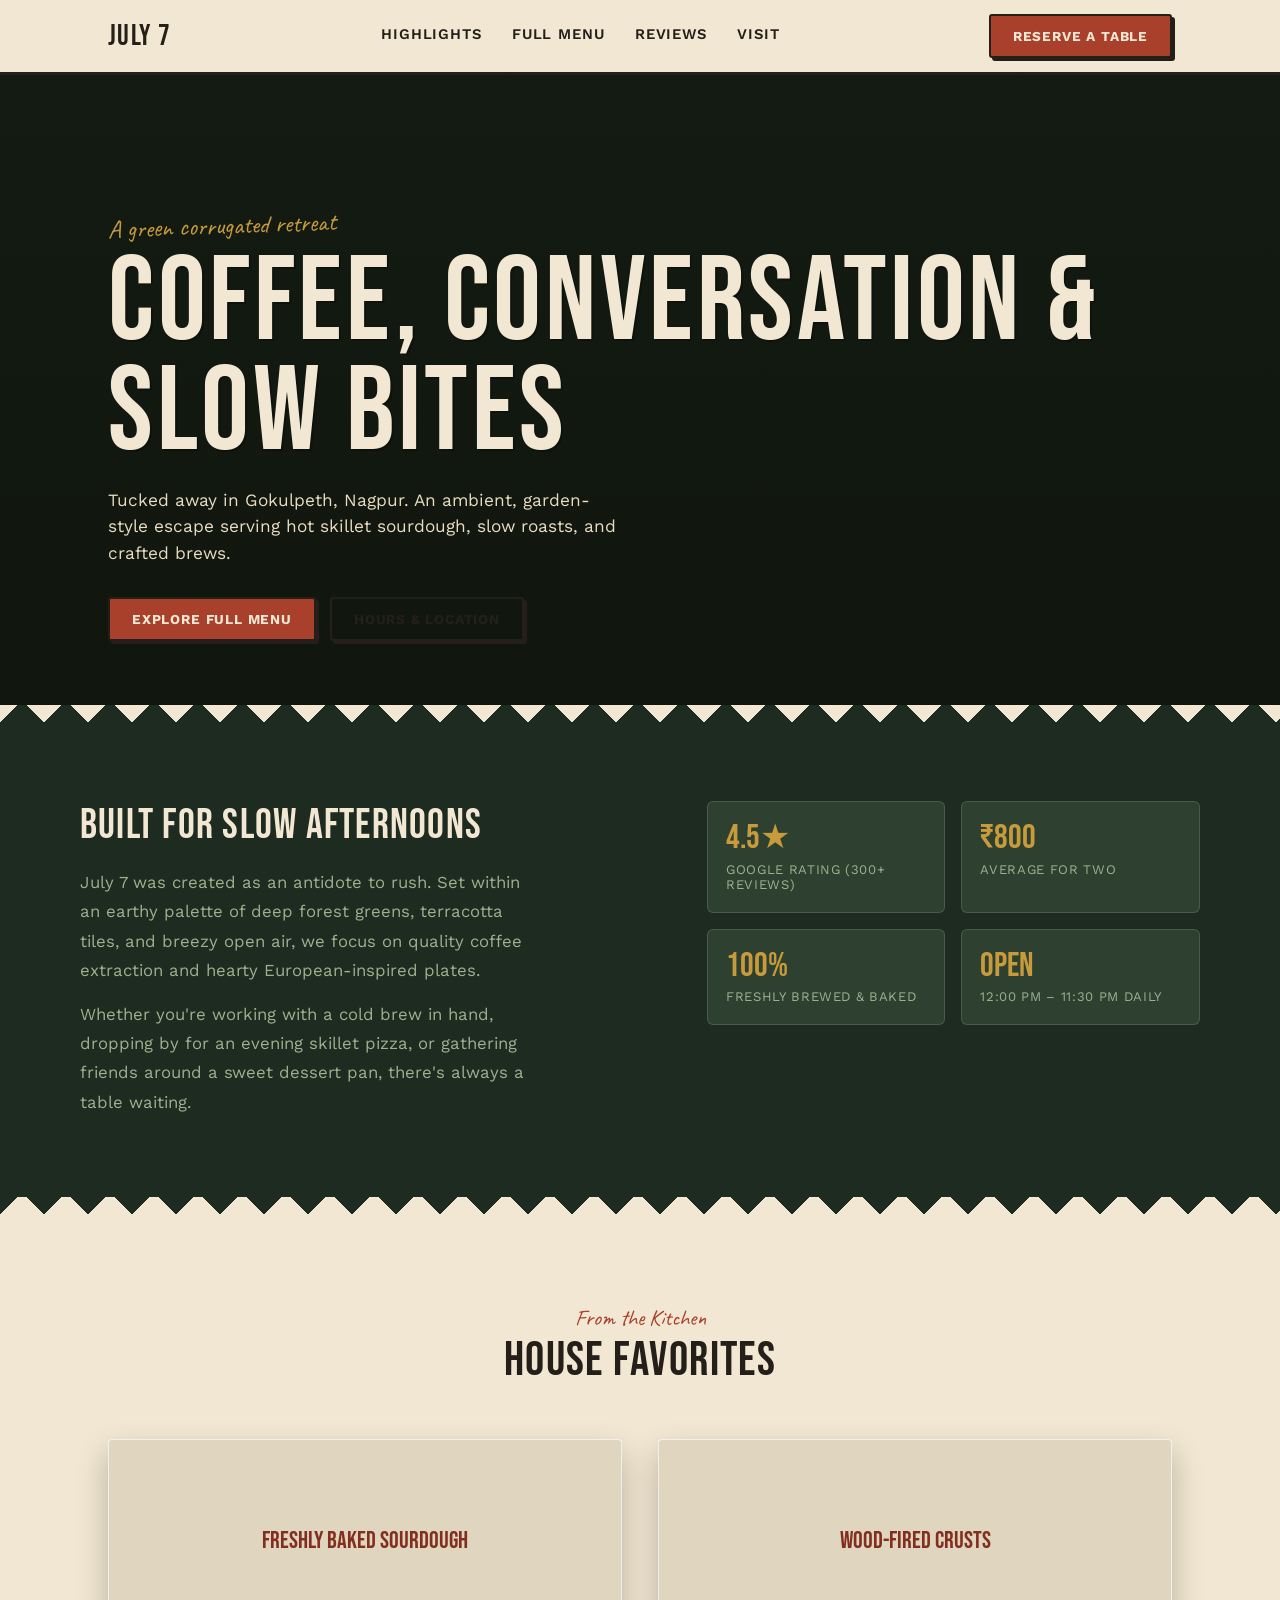
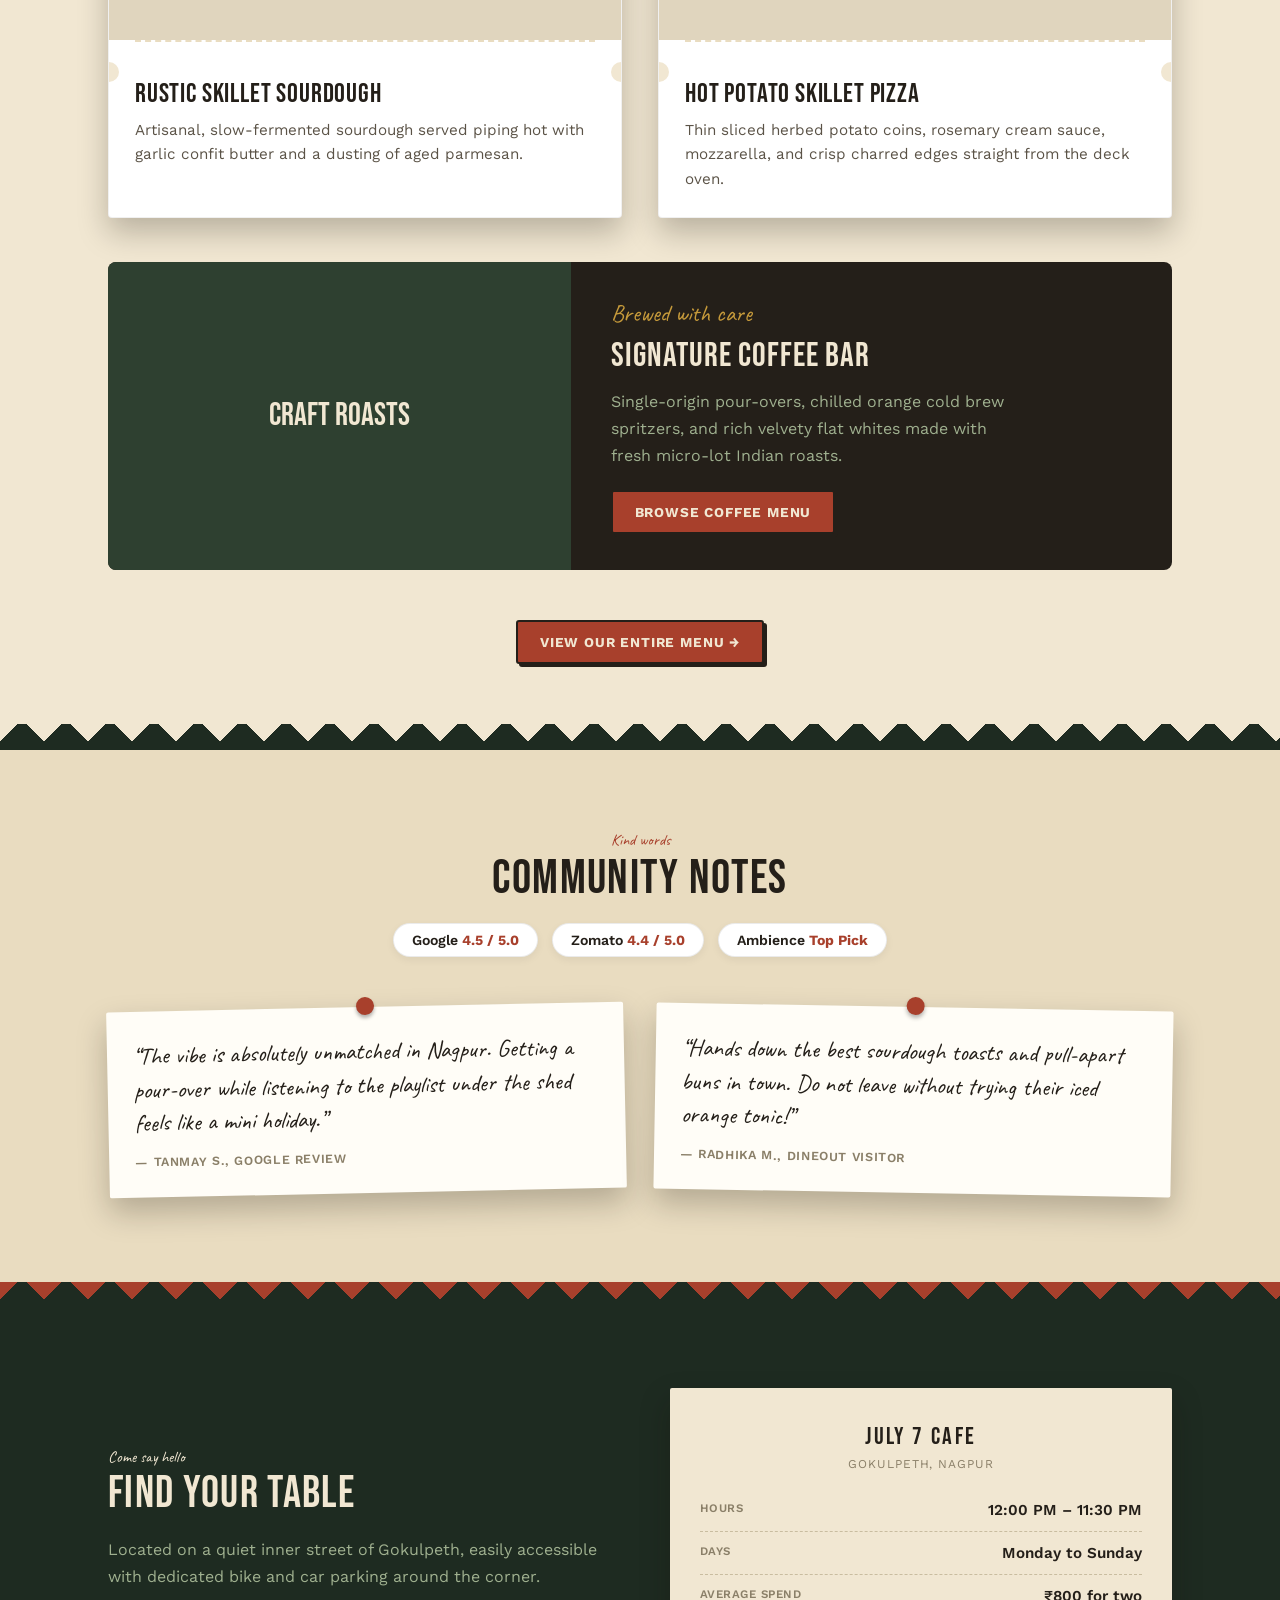
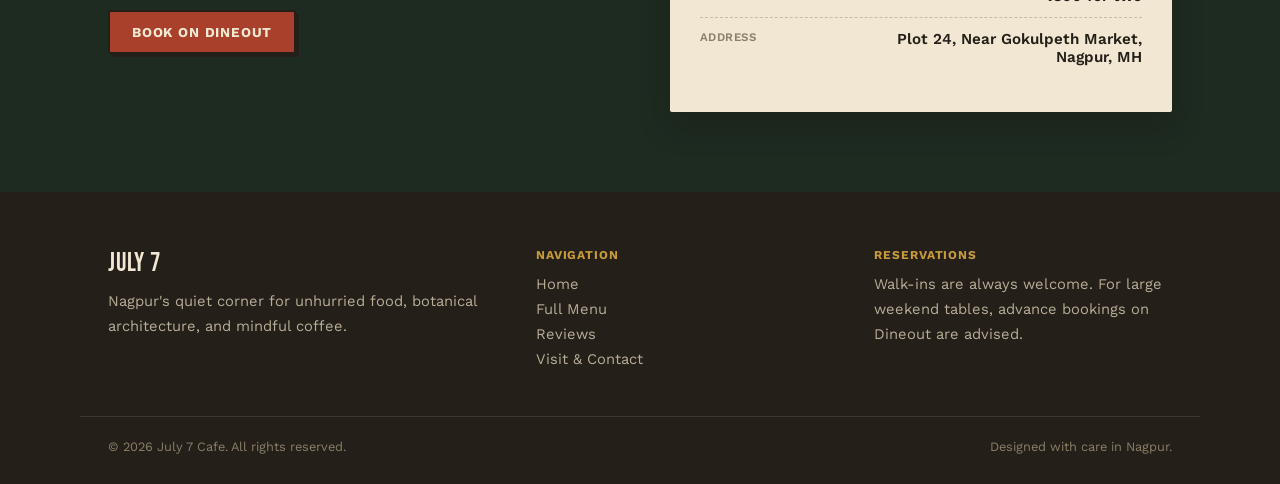
<file: index.html>
<!DOCTYPE html>
<html lang="en">
<head>
  <meta charset="UTF-8">
  <meta name="viewport" content="width=device-width, initial-scale=1.0">
  <title>July 7 — Gokulpeth, Nagpur</title>
  <link rel="preconnect" href="https://fonts.googleapis.com">
  <link href="https://fonts.googleapis.com/css2?family=Bebas+Neue&family=Caveat:wght@500;700&family=Work+Sans:ital,wght@0,400;0,500;0,600;0,700;1,500&display=swap" rel="stylesheet">
  <link rel="stylesheet" href="style.css">
</head>
<body>

<header class="nav">
  <div class="nav-inner">
    <div class="brand">
      <h2 style="font-size: 1.8rem; letter-spacing: 0.05em;">JULY 7</h2>
    </div>
    <nav class="links">
      <a href="#menu">Highlights</a>
      <a href="menu.html">Full Menu</a>
      <a href="#reviews">Reviews</a>
      <a href="#visit">Visit</a>
    </nav>
    <a class="btn" href="https://www.swiggy.com/restaurants/july-7-gokulpeth-koramangala-nagpur-1302453/dineout" target="_blank" rel="noopener">Reserve a Table</a>
  </div>
</header>

<section class="hero">
  <div class="hero-inner">
    <span class="eyebrow">A green corrugated retreat</span>
    <h1>COFFEE, CONVERSATION &amp; SLOW BITES</h1>
    <p class="sub">Tucked away in Gokulpeth, Nagpur. An ambient, garden-style escape serving hot skillet sourdough, slow roasts, and crafted brews.</p>
    <div class="hero-ctas">
      <a class="btn" href="menu.html">Explore Full Menu</a>
      <a class="btn btn-outline" href="#visit">Hours &amp; Location</a>
    </div>
  </div>
</section>

<div class="zig zig-cream-on-green"></div>

<section class="about" id="about">
  <div class="wrap about-grid">
    <div>
      <h2>BUILT FOR SLOW AFTERNOONS</h2>
      <p>July 7 was created as an antidote to rush. Set within an earthy palette of deep forest greens, terracotta tiles, and breezy open air, we focus on quality coffee extraction and hearty European-inspired plates.</p>
      <p>Whether you're working with a cold brew in hand, dropping by for an evening skillet pizza, or gathering friends around a sweet dessert pan, there's always a table waiting.</p>
    </div>
    <div class="stat-grid">
      <div class="stat-card">
        <div class="stat-num">4.5★</div>
        <div class="stat-label">Google Rating (300+ reviews)</div>
      </div>
      <div class="stat-card">
        <div class="stat-num">₹800</div>
        <div class="stat-label">Average for two</div>
      </div>
      <div class="stat-card">
        <div class="stat-num">100%</div>
        <div class="stat-label">Freshly Brewed &amp; Baked</div>
      </div>
      <div class="stat-card">
        <div class="stat-num">OPEN</div>
        <div class="stat-label">12:00 PM – 11:30 PM Daily</div>
      </div>
    </div>
  </div>
</section>

<div class="zig zig-green-on-cream"></div>

<section class="menu" id="menu">
  <div class="wrap">
    <div class="menu-head">
      <span class="script">From the Kitchen</span>
      <h2>HOUSE FAVORITES</h2>
    </div>

    <div class="menu-grid">
      <div class="ticket">
        <div class="punch"></div>
        <div class="punch right"></div>
        <div style="height: 200px; background: #e0d5be; display: flex; align-items: center; justify-content: center; font-family: 'Bebas Neue', sans-serif; font-size: 1.5rem; color: #832f20;">Freshly Baked Sourdough</div>
        <div class="ticket-body">
          <h3>RUSTIC SKILLET SOURDOUGH</h3>
          <p>Artisanal, slow-fermented sourdough served piping hot with garlic confit butter and a dusting of aged parmesan.</p>
        </div>
      </div>

      <div class="ticket">
        <div class="punch"></div>
        <div class="punch right"></div>
        <div style="height: 200px; background: #e0d5be; display: flex; align-items: center; justify-content: center; font-family: 'Bebas Neue', sans-serif; font-size: 1.5rem; color: #832f20;">Wood-Fired Crusts</div>
        <div class="ticket-body">
          <h3>HOT POTATO SKILLET PIZZA</h3>
          <p>Thin sliced herbed potato coins, rosemary cream sauce, mozzarella, and crisp charred edges straight from the deck oven.</p>
        </div>
      </div>
    </div>

    <div class="drinks-strip">
      <div style="background: #2E4030; display: flex; align-items: center; justify-content: center; font-family: 'Bebas Neue', sans-serif; font-size: 2rem; color: #F1E7D2;">CRAFT ROASTS</div>
      <div class="drinks-copy">
        <span class="script">Brewed with care</span>
        <h3>SIGNATURE COFFEE BAR</h3>
        <p>Single-origin pour-overs, chilled orange cold brew spritzers, and rich velvety flat whites made with fresh micro-lot Indian roasts.</p>
        <div style="margin-top: 20px;">
          <a class="btn" href="menu.html#coffee">Browse Coffee Menu</a>
        </div>
      </div>
    </div>

    <div style="text-align: center; margin-top: 50px;">
      <a class="btn" href="menu.html">View Our Entire Menu &rarr;</a>
    </div>
  </div>
</section>

<div class="zig zig-cream-on-green"></div>

<section class="reviews" id="reviews">
  <div class="wrap">
    <div class="reviews-head">
      <span class="script" style="color: var(--terracotta);">Kind words</span>
      <h2>COMMUNITY NOTES</h2>
      <div class="rating-row">
        <div class="rating-pill">Google <b>4.5 / 5.0</b></div>
        <div class="rating-pill">Zomato <b>4.4 / 5.0</b></div>
        <div class="rating-pill">Ambience <b>Top Pick</b></div>
      </div>
    </div>

    <div class="notes-grid">
      <div class="note">
        <p class="quote">“The vibe is absolutely unmatched in Nagpur. Getting a pour-over while listening to the playlist under the shed feels like a mini holiday.”</p>
        <div class="src">— Tanmay S., Google Review</div>
      </div>
      <div class="note">
        <p class="quote">“Hands down the best sourdough toasts and pull-apart buns in town. Do not leave without trying their iced orange tonic!”</p>
        <div class="src">— Radhika M., Dineout Visitor</div>
      </div>
    </div>
  </div>
</section>

<div class="zig zig-terracotta-on-green"></div>

<section class="visit" id="visit">
  <div class="wrap visit-grid">
    <div>
      <p class="script">Come say hello</p>
      <h2>FIND YOUR TABLE</h2>
      <p style="color: var(--sage); line-height: 1.7; margin-bottom: 20px;">Located on a quiet inner street of Gokulpeth, easily accessible with dedicated bike and car parking around the corner.</p>
      <a class="btn" href="https://www.swiggy.com/restaurants/july-7-gokulpeth-koramangala-nagpur-1302453/dineout" target="_blank" rel="noopener">Book on Dineout</a>
    </div>

    <div class="receipt">
      <div class="receipt-title">JULY 7 CAFE</div>
      <div class="receipt-sub">Gokulpeth, Nagpur</div>
      <div class="receipt-row">
        <span class="label">Hours</span>
        <span class="val">12:00 PM – 11:30 PM</span>
      </div>
      <div class="receipt-row">
        <span class="label">Days</span>
        <span class="val">Monday to Sunday</span>
      </div>
      <div class="receipt-row">
        <span class="label">Average Spend</span>
        <span class="val">₹800 for two</span>
      </div>
      <div class="receipt-row">
        <span class="label">Address</span>
        <span class="val">Plot 24, Near Gokulpeth Market, Nagpur, MH</span>
      </div>
    </div>
  </div>
</section>

<footer>
  <div class="wrap footer-grid">
    <div>
      <h3>JULY 7</h3>
      <p>Nagpur's quiet corner for unhurried food, botanical architecture, and mindful coffee.</p>
    </div>
    <div>
      <div class="foot-label">Navigation</div>
      <p><a href="index.html">Home</a></p>
      <p><a href="menu.html">Full Menu</a></p>
      <p><a href="#reviews">Reviews</a></p>
      <p><a href="#visit">Visit &amp; Contact</a></p>
    </div>
    <div>
      <div class="foot-label">Reservations</div>
      <p>Walk-ins are always welcome. For large weekend tables, advance bookings on Dineout are advised.</p>
    </div>
  </div>
  <div class="wrap foot-bottom">
    <span>&copy; 2026 July 7 Cafe. All rights reserved.</span>
    <span>Designed with care in Nagpur.</span>
  </div>
</footer>
<!-- Reserve Table Recurring Modal -->
<div id="reserveModal" class="modal-overlay" style="display: none;">
  <div class="modal-card">
    <button class="modal-close" id="closeModalBtn" aria-label="Close modal">&times;</button>
    <div class="modal-badge">Special Table</div>
    <h3>PLANNING A VISIT?</h3>
    <p>Tables fill up quickly during afternoons and evenings. Reserve yours in advance to skip the queue.</p>
    <div class="modal-actions">
      <a class="btn" href="https://www.swiggy.com/restaurants/july-7-gokulpeth-koramangala-nagpur-1302453/dineout" target="_blank" rel="noopener">Reserve Now</a>
      <button class="btn btn-outline" id="dismissModalBtn">Maybe Later</button>
    </div>
  </div>
</div>
  <script>
  (function () {
    const modal = document.getElementById('reserveModal');
    const closeBtn = document.getElementById('closeModalBtn');
    const dismissBtn = document.getElementById('dismissModalBtn');

    let popupInterval = null;

    function showModal() {
      // Don't show if already open
      if (modal.style.display !== 'flex') {
        modal.style.display = 'flex';
      }
    }

    function closeModal() {
      modal.style.display = 'none';
    }

    // Set recurring 8-second trigger
    function startInterval() {
      popupInterval = setInterval(showModal, 8000);
    }

    // Event listeners to close the modal
    closeBtn.addEventListener('click', closeModal);
    dismissBtn.addEventListener('click', closeModal);

    // Close when clicking on the outside dark overlay
    modal.addEventListener('click', function (e) {
      if (e.target === modal) {
        closeModal();
      }
    });

    // Start timer on page load
    startInterval();
  })();
</script>
</body>
</html>
</file>
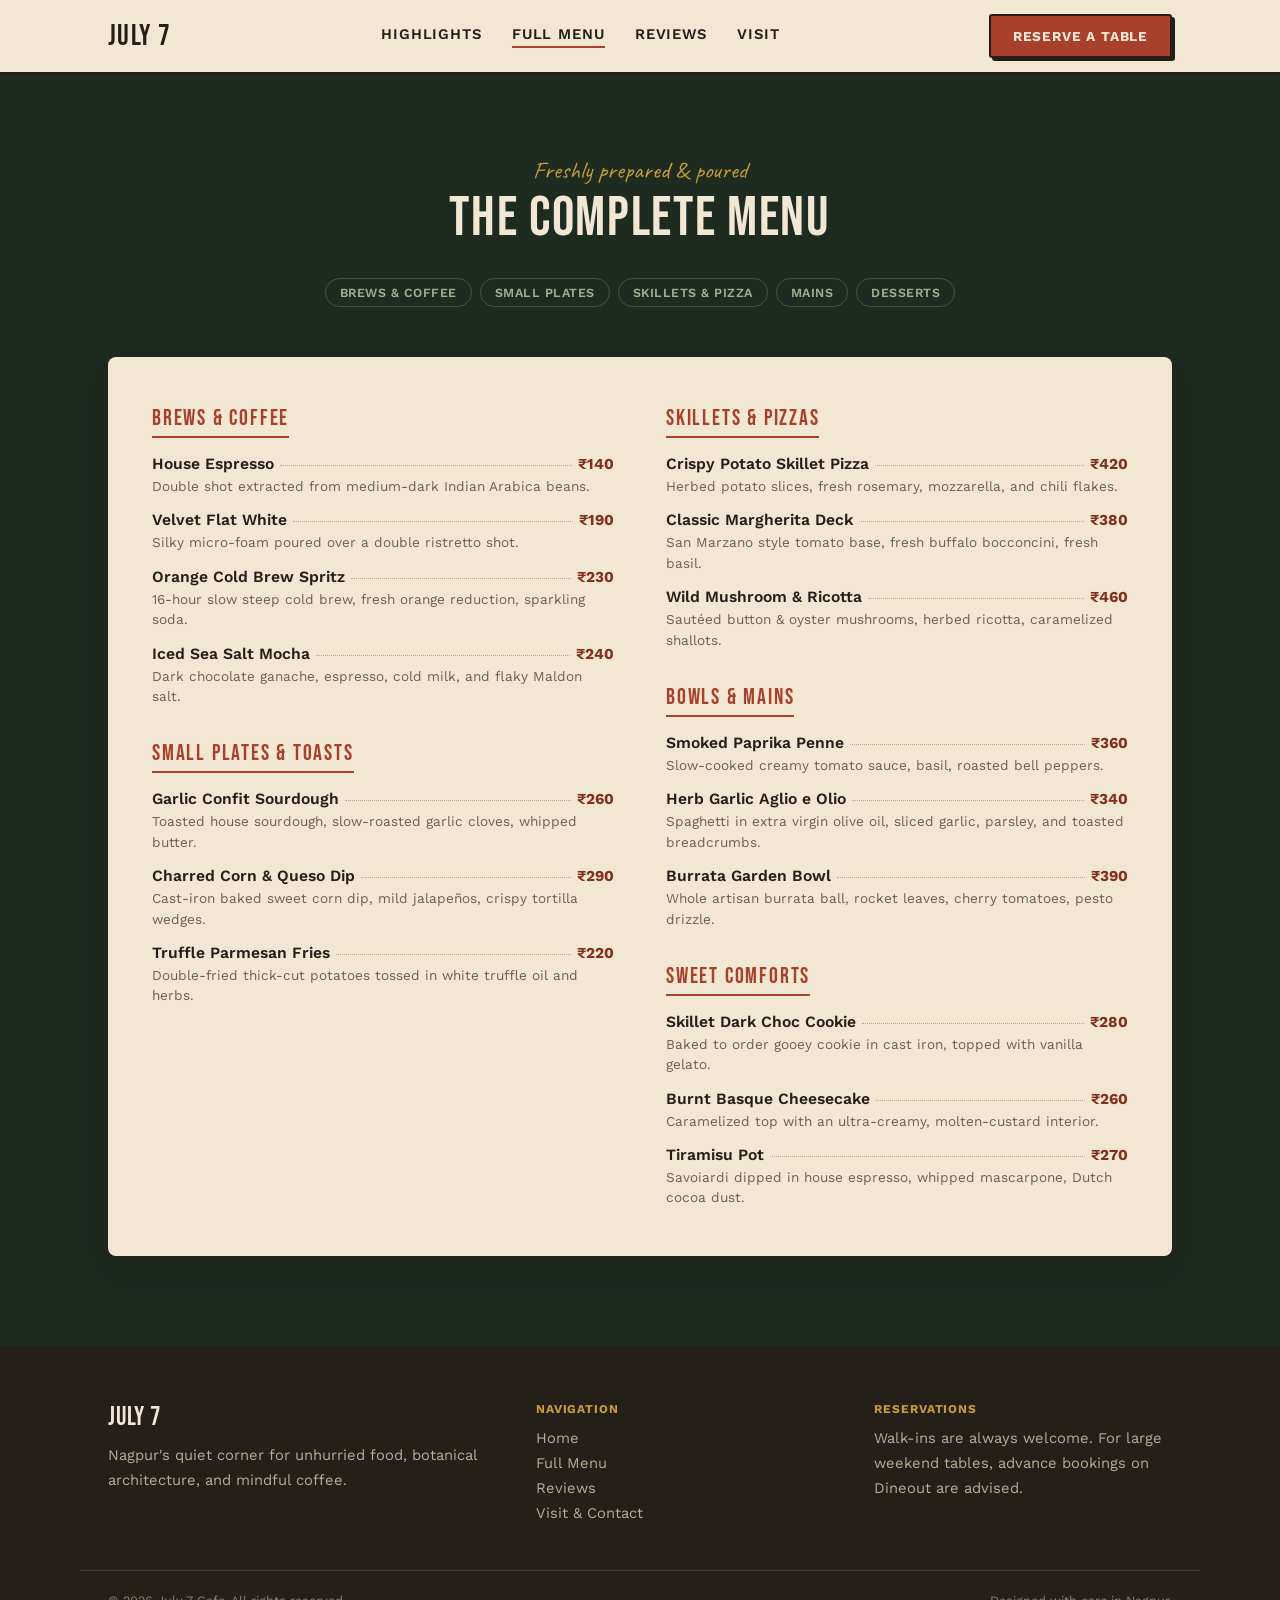
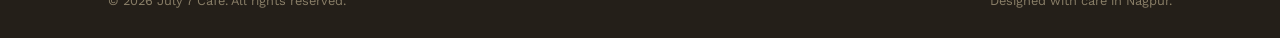
<file: menu.html>
<!DOCTYPE html>
<html lang="en">
<head>
  <meta charset="UTF-8">
  <meta name="viewport" content="width=device-width, initial-scale=1.0">
  <title>Full Menu — July 7 Cafe, Nagpur</title>
  <link rel="preconnect" href="https://fonts.googleapis.com">
  <link href="https://fonts.googleapis.com/css2?family=Bebas+Neue&family=Caveat:wght@500;700&family=Work+Sans:ital,wght@0,400;0,500;0,600;0,700;1,500&display=swap" rel="stylesheet">
  <link rel="stylesheet" href="style.css">
</head>
<body>

<header class="nav">
  <div class="nav-inner">
    <div class="brand">
      <a href="index.html" style="text-decoration:none;"><h2 style="font-size: 1.8rem; letter-spacing: 0.05em; color: var(--ink);">JULY 7</h2></a>
    </div>
    <nav class="links">
      <a href="index.html#menu">Highlights</a>
      <a href="menu.html" style="border-color: var(--terracotta);">Full Menu</a>
      <a href="index.html#reviews">Reviews</a>
      <a href="index.html#visit">Visit</a>
    </nav>
    <a class="btn" href="https://www.swiggy.com/restaurants/july-7-gokulpeth-koramangala-nagpur-1302453/dineout" target="_blank" rel="noopener">Reserve a Table</a>
  </div>
</header>

<section class="full-menu">
  <div class="wrap">
    <div class="full-menu-head">
      <span class="script">Freshly prepared &amp; poured</span>
      <h2>THE COMPLETE MENU</h2>
    </div>

    <div class="cat-jump">
      <a href="#coffee">Brews &amp; Coffee</a>
      <a href="#small-plates">Small Plates</a>
      <a href="#skillets">Skillets &amp; Pizza</a>
      <a href="#mains">Mains</a>
      <a href="#desserts">Desserts</a>
    </div>

    <div class="menu-paper">
      <div class="menu-columns">

        <!-- Category: Coffee & Drinks -->
        <div class="menu-category" id="coffee">
          <h3 class="cat-title">BREWS &amp; COFFEE</h3>

          <div class="menu-item">
            <div class="item-row">
              <span class="item-name">House Espresso</span>
              <span class="item-dots"></span>
              <span class="item-price">₹140</span>
            </div>
            <div class="item-desc">Double shot extracted from medium-dark Indian Arabica beans.</div>
          </div>

          <div class="menu-item">
            <div class="item-row">
              <span class="item-name">Velvet Flat White</span>
              <span class="item-dots"></span>
              <span class="item-price">₹190</span>
            </div>
            <div class="item-desc">Silky micro-foam poured over a double ristretto shot.</div>
          </div>

          <div class="menu-item">
            <div class="item-row">
              <span class="item-name">Orange Cold Brew Spritz</span>
              <span class="item-dots"></span>
              <span class="item-price">₹230</span>
            </div>
            <div class="item-desc">16-hour slow steep cold brew, fresh orange reduction, sparkling soda.</div>
          </div>

          <div class="menu-item">
            <div class="item-row">
              <span class="item-name">Iced Sea Salt Mocha</span>
              <span class="item-dots"></span>
              <span class="item-price">₹240</span>
            </div>
            <div class="item-desc">Dark chocolate ganache, espresso, cold milk, and flaky Maldon salt.</div>
          </div>
        </div>

        <!-- Category: Small Plates -->
        <div class="menu-category" id="small-plates">
          <h3 class="cat-title">SMALL PLATES &amp; TOASTS</h3>

          <div class="menu-item">
            <div class="item-row">
              <span class="item-name">Garlic Confit Sourdough</span>
              <span class="item-dots"></span>
              <span class="item-price">₹260</span>
            </div>
            <div class="item-desc">Toasted house sourdough, slow-roasted garlic cloves, whipped butter.</div>
          </div>

          <div class="menu-item">
            <div class="item-row">
              <span class="item-name">Charred Corn &amp; Queso Dip</span>
              <span class="item-dots"></span>
              <span class="item-price">₹290</span>
            </div>
            <div class="item-desc">Cast-iron baked sweet corn dip, mild jalapeños, crispy tortilla wedges.</div>
          </div>

          <div class="menu-item">
            <div class="item-row">
              <span class="item-name">Truffle Parmesan Fries</span>
              <span class="item-dots"></span>
              <span class="item-price">₹220</span>
            </div>
            <div class="item-desc">Double-fried thick-cut potatoes tossed in white truffle oil and herbs.</div>
          </div>
        </div>

        <!-- Category: Skillets & Pizzas -->
        <div class="menu-category" id="skillets">
          <h3 class="cat-title">SKILLETS &amp; PIZZAS</h3>

          <div class="menu-item">
            <div class="item-row">
              <span class="item-name">Crispy Potato Skillet Pizza</span>
              <span class="item-dots"></span>
              <span class="item-price">₹420</span>
            </div>
            <div class="item-desc">Herbed potato slices, fresh rosemary, mozzarella, and chili flakes.</div>
          </div>

          <div class="menu-item">
            <div class="item-row">
              <span class="item-name">Classic Margherita Deck</span>
              <span class="item-dots"></span>
              <span class="item-price">₹380</span>
            </div>
            <div class="item-desc">San Marzano style tomato base, fresh buffalo bocconcini, fresh basil.</div>
          </div>

          <div class="menu-item">
            <div class="item-row">
              <span class="item-name">Wild Mushroom &amp; Ricotta</span>
              <span class="item-dots"></span>
              <span class="item-price">₹460</span>
            </div>
            <div class="item-desc">Sautéed button &amp; oyster mushrooms, herbed ricotta, caramelized shallots.</div>
          </div>
        </div>

        <!-- Category: Mains -->
        <div class="menu-category" id="mains">
          <h3 class="cat-title">BOWLS &amp; MAINS</h3>

          <div class="menu-item">
            <div class="item-row">
              <span class="item-name">Smoked Paprika Penne</span>
              <span class="item-dots"></span>
              <span class="item-price">₹360</span>
            </div>
            <div class="item-desc">Slow-cooked creamy tomato sauce, basil, roasted bell peppers.</div>
          </div>

          <div class="menu-item">
            <div class="item-row">
              <span class="item-name">Herb Garlic Aglio e Olio</span>
              <span class="item-dots"></span>
              <span class="item-price">₹340</span>
            </div>
            <div class="item-desc">Spaghetti in extra virgin olive oil, sliced garlic, parsley, and toasted breadcrumbs.</div>
          </div>

          <div class="menu-item">
            <div class="item-row">
              <span class="item-name">Burrata Garden Bowl</span>
              <span class="item-dots"></span>
              <span class="item-price">₹390</span>
            </div>
            <div class="item-desc">Whole artisan burrata ball, rocket leaves, cherry tomatoes, pesto drizzle.</div>
          </div>
        </div>

        <!-- Category: Desserts -->
        <div class="menu-category" id="desserts">
          <h3 class="cat-title">SWEET COMFORTS</h3>

          <div class="menu-item">
            <div class="item-row">
              <span class="item-name">Skillet Dark Choc Cookie</span>
              <span class="item-dots"></span>
              <span class="item-price">₹280</span>
            </div>
            <div class="item-desc">Baked to order gooey cookie in cast iron, topped with vanilla gelato.</div>
          </div>

          <div class="menu-item">
            <div class="item-row">
              <span class="item-name">Burnt Basque Cheesecake</span>
              <span class="item-dots"></span>
              <span class="item-price">₹260</span>
            </div>
            <div class="item-desc">Caramelized top with an ultra-creamy, molten-custard interior.</div>
          </div>

          <div class="menu-item">
            <div class="item-row">
              <span class="item-name">Tiramisu Pot</span>
              <span class="item-dots"></span>
              <span class="item-price">₹270</span>
            </div>
            <div class="item-desc">Savoiardi dipped in house espresso, whipped mascarpone, Dutch cocoa dust.</div>
          </div>
        </div>

      </div>
    </div>
  </div>
</section>

<footer>
  <div class="wrap footer-grid">
    <div>
      <h3>JULY 7</h3>
      <p>Nagpur's quiet corner for unhurried food, botanical architecture, and mindful coffee.</p>
    </div>
    <div>
      <div class="foot-label">Navigation</div>
      <p><a href="index.html">Home</a></p>
      <p><a href="menu.html">Full Menu</a></p>
      <p><a href="index.html#reviews">Reviews</a></p>
      <p><a href="index.html#visit">Visit &amp; Contact</a></p>
    </div>
    <div>
      <div class="foot-label">Reservations</div>
      <p>Walk-ins are always welcome. For large weekend tables, advance bookings on Dineout are advised.</p>
    </div>
  </div>
  <div class="wrap foot-bottom">
    <span>&copy; 2026 July 7 Cafe. All rights reserved.</span>
    <span>Designed with care in Nagpur.</span>
  </div>
</footer>

</body>
</html>
</file>
<file: style.css>
:root {
  --green-deep: #1E2B21;
  --green-mid: #2E4030;
  --terracotta: #A8402C;
  --terracotta-dark: #832F20;
  --cream: #F1E7D2;
  --cream-2: #E9DCC0;
  --brass: #C79B3B;
  --ink: #241F19;
  --sage: #9FB08F;
  --shadow: 0 14px 30px rgba(20, 15, 8, 0.25);
}

* {
  box-sizing: border-box;
  margin: 0;
  padding: 0;
}

html {
  scroll-behavior: smooth;
}

body {
  font-family: 'Work Sans', sans-serif;
  color: var(--ink);
  background: var(--cream);
  -webkit-font-smoothing: antialiased;
}

h1, h2, h3 {
  font-family: 'Bebas Neue', sans-serif;
  letter-spacing: 0.03em;
  font-weight: 400;
}

.script {
  font-family: 'Caveat', cursive;
}

a {
  color: inherit;
  text-decoration: none;
}

img {
  display: block;
  max-width: 100%;
}

.wrap {
  max-width: 1120px;
  margin: 0 auto;
  padding: 0 28px;
}

/* Zigzag border dividers */
.zig {
  width: 100%;
  height: 26px;
  background-repeat: repeat-x;
  background-size: 44px 26px;
}

.zig-terracotta-on-cream {
  background-image: linear-gradient(135deg, var(--terracotta) 25%, transparent 25%), linear-gradient(225deg, var(--terracotta) 25%, transparent 25%);
  background-color: var(--cream);
  background-position: 0 0;
}

.zig-cream-on-green {
  background-image: linear-gradient(135deg, var(--cream) 25%, transparent 25%), linear-gradient(225deg, var(--cream) 25%, transparent 25%);
  background-color: var(--green-deep);
}

.zig-green-on-cream {
  background-image: linear-gradient(135deg, var(--green-deep) 25%, transparent 25%), linear-gradient(225deg, var(--green-deep) 25%, transparent 25%);
  background-color: var(--cream);
}

.zig-terracotta-on-green {
  background-image: linear-gradient(135deg, var(--terracotta) 25%, transparent 25%), linear-gradient(225deg, var(--terracotta) 25%, transparent 25%);
  background-color: var(--green-deep);
}

/* Header & Navigation */
header.nav {
  position: sticky;
  top: 0;
  z-index: 50;
  background: var(--cream);
  border-bottom: 3px solid var(--ink);
}

.nav-inner {
  display: flex;
  align-items: center;
  justify-content: space-between;
  padding: 14px 28px;
  max-width: 1120px;
  margin: 0 auto;
}

.brand {
  display: flex;
  align-items: center;
  gap: 10px;
}

.brand-logo {
  height: 44px;
  width: auto;
  border-radius: 6px;
  display: block;
}

.hero-badge {
  position: absolute;
  top: 26px;
  right: 28px;
  width: 76px;
  height: auto;
  border-radius: 10px;
  box-shadow: 0 8px 20px rgba(0, 0, 0, 0.35);
  transform: rotate(4deg);
  z-index: 2;
}

.footer-logo {
  height: 64px;
  width: auto;
  border-radius: 8px;
  margin-bottom: 14px;
}

nav.links {
  display: flex;
  gap: 30px;
  align-items: center;
  font-weight: 600;
  font-size: 0.92rem;
  text-transform: uppercase;
  letter-spacing: 0.06em;
}

nav.links a {
  padding-bottom: 3px;
  border-bottom: 2px solid transparent;
  transition: border-color .2s;
}

nav.links a:hover,
nav.links a:focus-visible {
  border-color: var(--terracotta);
  outline: none;
}

.btn {
  display: inline-block;
  background: var(--terracotta);
  color: var(--cream);
  font-weight: 700;
  text-transform: uppercase;
  letter-spacing: 0.06em;
  font-size: 0.85rem;
  padding: 12px 22px;
  border-radius: 3px;
  border: 2px solid var(--ink);
  box-shadow: 3px 3px 0 var(--ink);
  transition: transform .15s, box-shadow .15s;
}

.btn:hover,
.btn:focus-visible {
  transform: translate(-2px, -2px);
  box-shadow: 5px 5px 0 var(--ink);
  outline: none;
}

.btn-outline {
  background: transparent;
  color: var(--ink);
}

/* Hero Section */
.hero {
  position: relative;
  background: linear-gradient(180deg, rgba(15, 20, 12, 0.7), rgba(15, 20, 12, 0.9)), var(--green-deep);
  min-height: 70vh;
  display: flex;
  align-items: flex-end;
  color: var(--cream);
}

.hero-inner {
  padding: 80px 28px 64px;
  max-width: 1120px;
  margin: 0 auto;
  width: 100%;
}

.eyebrow {
  font-family: 'Caveat', cursive;
  font-size: 1.6rem;
  color: var(--brass);
  display: inline-block;
  transform: rotate(-2deg);
  margin-bottom: 6px;
}

.hero h1 {
  font-size: clamp(3.2rem, 10vw, 7.5rem);
  line-height: 0.92;
  color: var(--cream);
  text-shadow: 2px 2px 0 rgba(0, 0, 0, 0.25);
}

.hero p.sub {
  max-width: 520px;
  margin-top: 18px;
  font-size: 1.08rem;
  color: var(--cream-2);
  line-height: 1.55;
}

.hero-ctas {
  display: flex;
  gap: 14px;
  margin-top: 30px;
  flex-wrap: wrap;
}

/* About Section */
section.about {
  background: var(--green-deep);
  color: var(--cream);
}

.about-grid {
  padding: 70px 0 80px;
  display: grid;
  grid-template-columns: 1.15fr 1fr;
  gap: 60px;
  align-items: start;
}

.about h2 {
  font-size: 2.6rem;
  color: var(--cream);
  margin-bottom: 18px;
}

.about p {
  color: var(--sage);
  font-size: 1.05rem;
  line-height: 1.75;
  max-width: 46ch;
}

.about p + p {
  margin-top: 14px;
}

.stat-grid {
  display: grid;
  grid-template-columns: 1fr 1fr;
  gap: 16px;
}

.stat-card {
  background: var(--green-mid);
  border: 1px solid rgba(241, 231, 210, 0.15);
  border-radius: 6px;
  padding: 20px 18px;
}

.stat-num {
  font-family: 'Bebas Neue', sans-serif;
  font-size: 2.1rem;
  color: var(--brass);
  line-height: 1;
}

.stat-label {
  font-size: 0.82rem;
  color: var(--sage);
  margin-top: 6px;
  text-transform: uppercase;
  letter-spacing: 0.05em;
}

/* Featured Menu Cards */
section.menu {
  background: var(--cream);
  padding: 80px 0 60px;
}

.menu-head {
  text-align: center;
  margin-bottom: 50px;
}

.menu-head h2 {
  font-size: 3rem;
}

.menu-head .script {
  font-size: 1.4rem;
  color: var(--terracotta);
}

.menu-grid {
  display: grid;
  grid-template-columns: 1fr 1fr;
  gap: 36px;
}

.ticket {
  background: #fff;
  position: relative;
  border-radius: 4px;
  box-shadow: var(--shadow);
  overflow: hidden;
  border: 1px solid rgba(0, 0, 0, 0.06);
}

.ticket img {
  width: 100%;
  height: 230px;
  object-fit: cover;
  background-color: var(--green-mid);
}

.ticket-body {
  padding: 24px 26px 26px;
  position: relative;
}

.ticket-body::before {
  content: "";
  position: absolute;
  top: 0;
  left: 26px;
  right: 26px;
  height: 0;
  border-top: 2px dashed var(--cream-2);
}

.ticket-body h3 {
  font-size: 1.7rem;
  margin: 14px 0 8px;
}

.ticket-body p {
  color: #5b5347;
  font-size: 0.95rem;
  line-height: 1.6;
}

.punch {
  position: absolute;
  top: 222px;
  left: -10px;
  width: 20px;
  height: 20px;
  background: var(--cream);
  border-radius: 50%;
}

.punch.right {
  left: auto;
  right: -10px;
}

.drinks-strip {
  margin-top: 44px;
  background: var(--ink);
  border-radius: 8px;
  overflow: hidden;
  display: grid;
  grid-template-columns: 1fr 1.3fr;
  align-items: stretch;
}

.drinks-strip img {
  width: 100%;
  height: 100%;
  object-fit: cover;
  min-height: 220px;
  background-color: var(--green-mid);
}

.drinks-copy {
  padding: 36px 40px;
  color: var(--cream-2);
}

.drinks-copy .script {
  font-size: 1.5rem;
  color: var(--brass);
}

.drinks-copy h3 {
  font-size: 2.1rem;
  color: var(--cream);
  margin: 8px 0 12px;
}

.drinks-copy p {
  line-height: 1.7;
  color: var(--sage);
  max-width: 42ch;
}

/* Visit / Receipt Section */
section.visit {
  background: var(--green-deep);
  padding: 80px 0;
  color: var(--cream);
}

.visit-grid {
  display: grid;
  grid-template-columns: 1fr 1fr;
  gap: 60px;
  align-items: center;
}

.visit h2 {
  font-size: 2.8rem;
  margin-bottom: 16px;
}

.visit > div > p.script {
  font-size: 1.4rem;
  color: var(--brass);
  margin-bottom: 6px;
}

.receipt {
  background: var(--cream);
  color: var(--ink);
  border-radius: 2px;
  padding: 34px 30px;
  box-shadow: var(--shadow);
  font-family: 'Work Sans', monospace;
  position: relative;
}

.receipt::after {
  content: "";
  position: absolute;
  left: 0;
  right: 0;
  bottom: -10px;
  height: 20px;
  background-image: linear-gradient(135deg, var(--cream) 25%, transparent 25%), linear-gradient(225deg, var(--cream) 25%, transparent 25%);
  background-size: 20px 20px;
  background-position: 0 0;
}

.receipt-row {
  display: flex;
  justify-content: space-between;
  gap: 16px;
  padding: 12px 0;
  border-bottom: 1px dashed #c9bda0;
  font-size: 0.95rem;
}

.receipt-row:last-of-type {
  border-bottom: none;
}

.receipt-row .label {
  text-transform: uppercase;
  letter-spacing: 0.04em;
  font-size: 0.72rem;
  color: #8a7f68;
  font-weight: 600;
}

.receipt-row .val {
  text-align: right;
  font-weight: 600;
  max-width: 60%;
}

.receipt-title {
  text-align: center;
  font-family: 'Bebas Neue', sans-serif;
  font-size: 1.5rem;
  letter-spacing: 0.1em;
  margin-bottom: 6px;
}

.receipt-sub {
  text-align: center;
  font-size: 0.75rem;
  color: #8a7f68;
  letter-spacing: 0.08em;
  text-transform: uppercase;
  margin-bottom: 18px;
}

.receipt .btn {
  width: 100%;
  text-align: center;
  margin-top: 22px;
}

/* Reviews Section */
section.reviews {
  background: var(--cream-2);
  padding: 80px 0 90px;
}

.reviews-head {
  text-align: center;
  margin-bottom: 50px;
}

.reviews-head h2 {
  font-size: 3rem;
}

.rating-row {
  display: flex;
  justify-content: center;
  gap: 14px;
  margin-top: 16px;
  flex-wrap: wrap;
}

.rating-pill {
  background: #fff;
  border: 1px solid rgba(0, 0, 0, 0.08);
  border-radius: 30px;
  padding: 8px 18px;
  font-size: 0.88rem;
  font-weight: 600;
  box-shadow: 0 3px 8px rgba(0, 0, 0, 0.06);
}

.rating-pill b {
  color: var(--terracotta);
}

.notes-grid {
  display: grid;
  grid-template-columns: 1fr 1fr;
  gap: 30px;
}

.note {
  background: #fffdf7;
  padding: 28px 26px;
  border-radius: 2px;
  box-shadow: var(--shadow);
  position: relative;
  transform: rotate(-1.2deg);
}

.note:nth-child(2) {
  transform: rotate(1deg);
}

.note::before {
  content: "";
  position: absolute;
  top: -10px;
  left: 50%;
  transform: translateX(-50%);
  width: 18px;
  height: 18px;
  border-radius: 50%;
  background: var(--terracotta);
  box-shadow: 0 3px 4px rgba(0, 0, 0, 0.3);
}

.note p.quote {
  font-family: 'Caveat', cursive;
  font-size: 1.5rem;
  line-height: 1.4;
  color: var(--ink);
}

.note .src {
  margin-top: 14px;
  font-size: 0.78rem;
  text-transform: uppercase;
  letter-spacing: 0.05em;
  color: #8a7f68;
  font-weight: 600;
}

/* Full Menu Page Styles */
section.full-menu {
  background: var(--green-deep);
  padding: 80px 0 90px;
  color: var(--cream);
}

.full-menu-head {
  text-align: center;
  margin-bottom: 20px;
}

.full-menu-head h2 {
  font-size: 3.5rem;
}

.full-menu-head .script {
  font-size: 1.5rem;
  color: var(--brass);
}

.cat-jump {
  display: flex;
  flex-wrap: wrap;
  gap: 8px;
  justify-content: center;
  margin: 26px 0 50px;
  padding: 0 8px;
}

.cat-jump a {
  font-size: 0.78rem;
  text-transform: uppercase;
  letter-spacing: 0.04em;
  font-weight: 600;
  color: var(--sage);
  border: 1px solid rgba(241, 231, 210, 0.2);
  border-radius: 20px;
  padding: 6px 14px;
  transition: border-color .15s, color .15s;
}

.cat-jump a:hover,
.cat-jump a:focus-visible {
  color: var(--brass);
  border-color: var(--brass);
  outline: none;
}

.menu-paper {
  background: var(--cream);
  color: var(--ink);
  border-radius: 8px;
  padding: 48px 44px;
  box-shadow: var(--shadow);
}

.menu-columns {
  column-count: 2;
  column-gap: 52px;
}

.menu-category {
  break-inside: avoid;
  margin-bottom: 34px;
}

.cat-title {
  font-size: 1.4rem;
  letter-spacing: 0.08em;
  color: var(--terracotta);
  border-bottom: 2px solid var(--terracotta);
  display: inline-block;
  padding-bottom: 4px;
  margin-bottom: 16px;
}

.menu-item {
  margin-bottom: 14px;
}

.item-row {
  display: flex;
  align-items: baseline;
  gap: 6px;
}

.item-name {
  font-weight: 600;
  font-size: 0.98rem;
  white-space: nowrap;
}

.item-dots {
  flex: 1;
  border-bottom: 1px dotted #b9ab8c;
  transform: translateY(-3px);
}

.item-price {
  font-weight: 700;
  font-size: 0.95rem;
  color: var(--terracotta-dark);
  white-space: nowrap;
}

.item-desc {
  font-size: 0.85rem;
  color: #6b6152;
  line-height: 1.5;
  margin-top: 3px;
}

/* Footer */
footer {
  background: var(--ink);
  color: var(--cream-2);
  padding: 56px 0 30px;
}

.footer-grid {
  display: grid;
  grid-template-columns: 1.3fr 1fr 1fr;
  gap: 40px;
}

footer h3 {
  font-size: 1.6rem;
  color: var(--cream);
  margin-bottom: 10px;
}

footer p,
footer a {
  font-size: 0.92rem;
  line-height: 1.7;
  color: #b9ae98;
}

footer a:hover {
  color: var(--brass);
}

.foot-label {
  text-transform: uppercase;
  font-size: 0.75rem;
  letter-spacing: 0.08em;
  color: var(--brass);
  font-weight: 700;
  margin-bottom: 10px;
}

.foot-bottom {
  margin-top: 44px;
  padding-top: 22px;
  border-top: 1px solid rgba(241, 231, 210, 0.12);
  font-size: 0.8rem;
  color: #8a7f68;
  display: flex;
  justify-content: space-between;
  flex-wrap: wrap;
  gap: 10px;
}

/* Responsive adjustments */
@media (max-width: 860px) {
  nav.links {
    display: none;
  }
  .menu-columns {
    column-count: 1;
  }
  .menu-paper {
    padding: 32px 22px;
  }
  .cat-jump {
    display: none;
  }
  .about-grid,
  .visit-grid,
  .menu-grid,
  .notes-grid,
  .footer-grid {
    grid-template-columns: 1fr;
  }
  .drinks-strip {
    grid-template-columns: 1fr;
  }
  .drinks-strip img {
    min-height: 200px;
  }
  .hero-inner {
    padding: 60px 22px 48px;
  }
}

@media (prefers-reduced-motion: reduce) {
  html {
    scroll-behavior: auto;
  }
  .btn {
    transition: none;
  }
}
/* Modal Pop-up Styles */
.modal-overlay {
  position: fixed;
  inset: 0;
  background: rgba(20, 15, 8, 0.65);
  backdrop-filter: blur(4px);
  z-index: 1000;
  display: flex;
  align-items: center;
  justify-content: center;
  padding: 20px;
}

.modal-card {
  background: var(--cream);
  border: 3px solid var(--ink);
  box-shadow: 8px 8px 0 var(--ink);
  border-radius: 6px;
  width: 100%;
  max-width: 440px;
  padding: 36px 28px 28px;
  position: relative;
  text-align: center;
  animation: popIn 0.2s ease-out;
}

@keyframes popIn {
  from {
    opacity: 0;
    transform: scale(0.92);
  }
  to {
    opacity: 1;
    transform: scale(1);
  }
}

.modal-close {
  position: absolute;
  top: 10px;
  right: 14px;
  background: none;
  border: none;
  font-size: 2rem;
  line-height: 1;
  color: var(--ink);
  cursor: pointer;
  padding: 4px;
  transition: color 0.15s;
}

.modal-close:hover {
  color: var(--terracotta);
}

.modal-badge {
  font-family: 'Caveat', cursive;
  color: var(--terracotta);
  font-size: 1.4rem;
  margin-bottom: 4px;
}

.modal-card h3 {
  font-size: 2.2rem;
  color: var(--ink);
  margin-bottom: 8px;
}

.modal-card p {
  color: #5b5347;
  font-size: 0.95rem;
  line-height: 1.5;
  margin-bottom: 24px;
}

.modal-actions {
  display: flex;
  gap: 10px;
  justify-content: center;
}

.modal-actions .btn {
  flex: 1;
  text-align: center;
}
</file>
